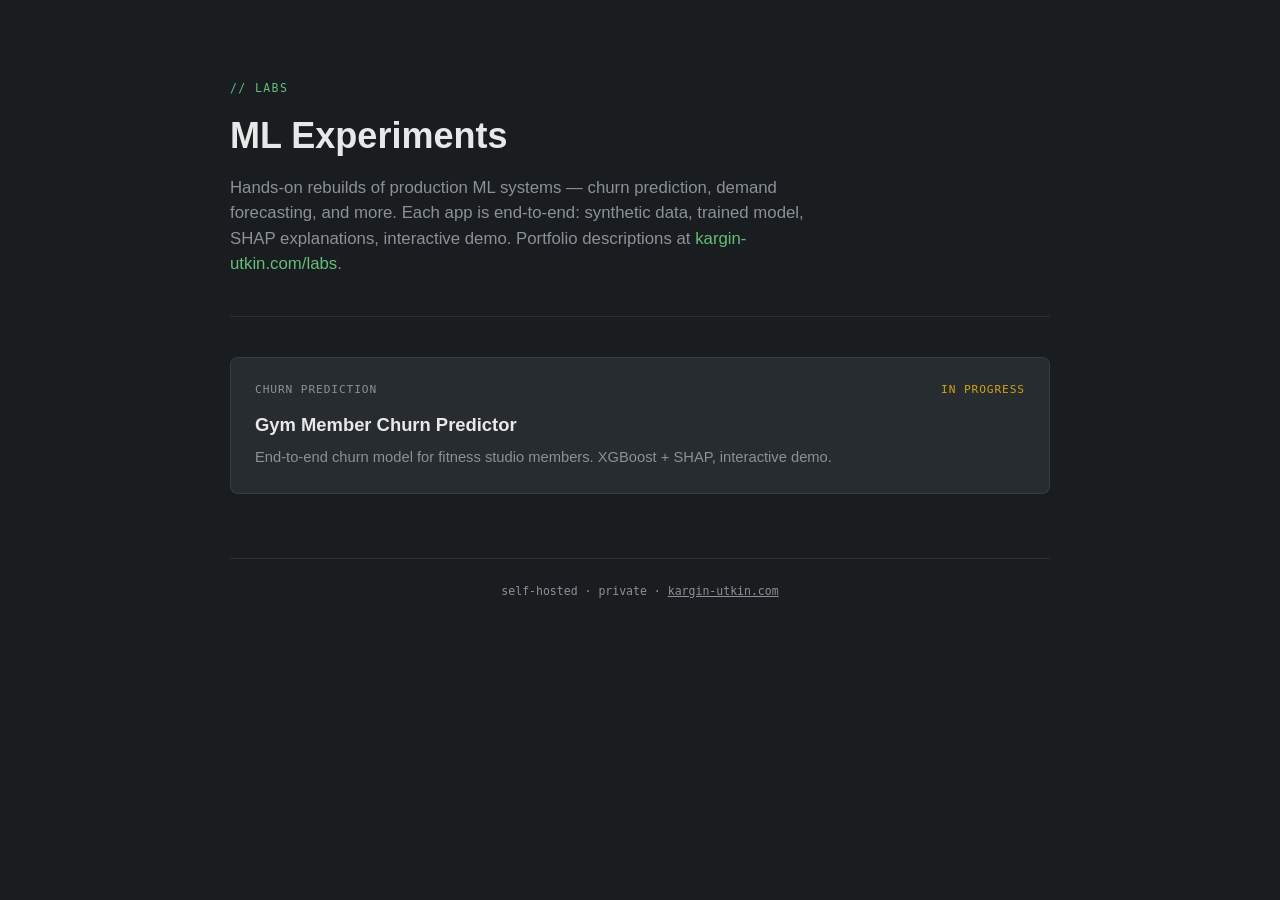
<file: public/index.html>
<!DOCTYPE html>
<html lang="en">
<head>
    <meta charset="UTF-8">
    <meta name="viewport" content="width=device-width, initial-scale=1.0">
    <title>labs.kargin-utkin.com — ML Experiments</title>
    <meta name="description" content="Hands-on ML experiments — churn prediction, demand forecasting, and more.">
    <style>
        :root {
            --accent: #65bc7b;
            --bg: #1a1d1f;
            --card: #272c30;
            --text: #e8e8e8;
            --muted: #8b9199;
            --border: rgba(255, 255, 255, 0.08);
        }
        * { box-sizing: border-box; margin: 0; padding: 0; }
        body {
            font-family: 'Figtree', -apple-system, BlinkMacSystemFont, sans-serif;
            background: var(--bg);
            color: var(--text);
            min-height: 100vh;
            padding: 2rem 1.5rem;
            line-height: 1.5;
        }
        .container { max-width: 820px; margin: 0 auto; }
        header {
            padding: 3rem 0 2.5rem;
            border-bottom: 1px solid var(--border);
            margin-bottom: 2.5rem;
        }
        .label {
            font-family: 'JetBrains Mono', 'Menlo', monospace;
            font-size: 0.72rem;
            color: var(--accent);
            text-transform: uppercase;
            letter-spacing: 0.12em;
            margin-bottom: 0.75rem;
        }
        h1 { font-size: 2.25rem; font-weight: 700; margin-bottom: 0.75rem; }
        .tagline { color: var(--muted); font-size: 1.05rem; max-width: 620px; }
        .tagline a { color: var(--accent); text-decoration: none; border-bottom: 1px solid transparent; }
        .tagline a:hover { border-bottom-color: var(--accent); }
        .apps { display: grid; gap: 1rem; }
        .app {
            background: var(--card);
            border: 1px solid var(--border);
            border-radius: 8px;
            padding: 1.5rem;
            text-decoration: none;
            color: inherit;
            transition: border-color 0.15s, transform 0.15s;
            display: block;
        }
        .app:hover { border-color: var(--accent); transform: translateY(-2px); }
        .app-meta {
            display: flex;
            justify-content: space-between;
            align-items: center;
            font-family: 'JetBrains Mono', monospace;
            font-size: 0.7rem;
            color: var(--muted);
            text-transform: uppercase;
            letter-spacing: 0.08em;
            margin-bottom: 0.75rem;
        }
        .status { color: #d4a017; }
        .status.shipped { color: var(--accent); }
        .app h2 { font-size: 1.15rem; margin-bottom: 0.5rem; font-weight: 600; }
        .app p { color: var(--muted); font-size: 0.92rem; }
        footer {
            margin-top: 4rem;
            padding-top: 1.5rem;
            border-top: 1px solid var(--border);
            font-family: 'JetBrains Mono', monospace;
            font-size: 0.72rem;
            color: var(--muted);
            text-align: center;
        }
        footer a { color: var(--muted); }
    </style>
</head>
<body>
    <div class="container">
        <header>
            <div class="label">// labs</div>
            <h1>ML Experiments</h1>
            <p class="tagline">
                Hands-on rebuilds of production ML systems — churn prediction, demand forecasting, and more.
                Each app is end-to-end: synthetic data, trained model, SHAP explanations, interactive demo.
                Portfolio descriptions at <a href="https://kargin-utkin.com/labs">kargin-utkin.com/labs</a>.
            </p>
        </header>

        <section class="apps">
            <a href="/gym-churn" class="app">
                <div class="app-meta">
                    <span>Churn Prediction</span>
                    <span class="status">In progress</span>
                </div>
                <h2>Gym Member Churn Predictor</h2>
                <p>End-to-end churn model for fitness studio members. XGBoost + SHAP, interactive demo.</p>
            </a>
        </section>

        <footer>
            self-hosted · private · <a href="https://kargin-utkin.com">kargin-utkin.com</a>
        </footer>
    </div>
</body>
</html>
</file>
